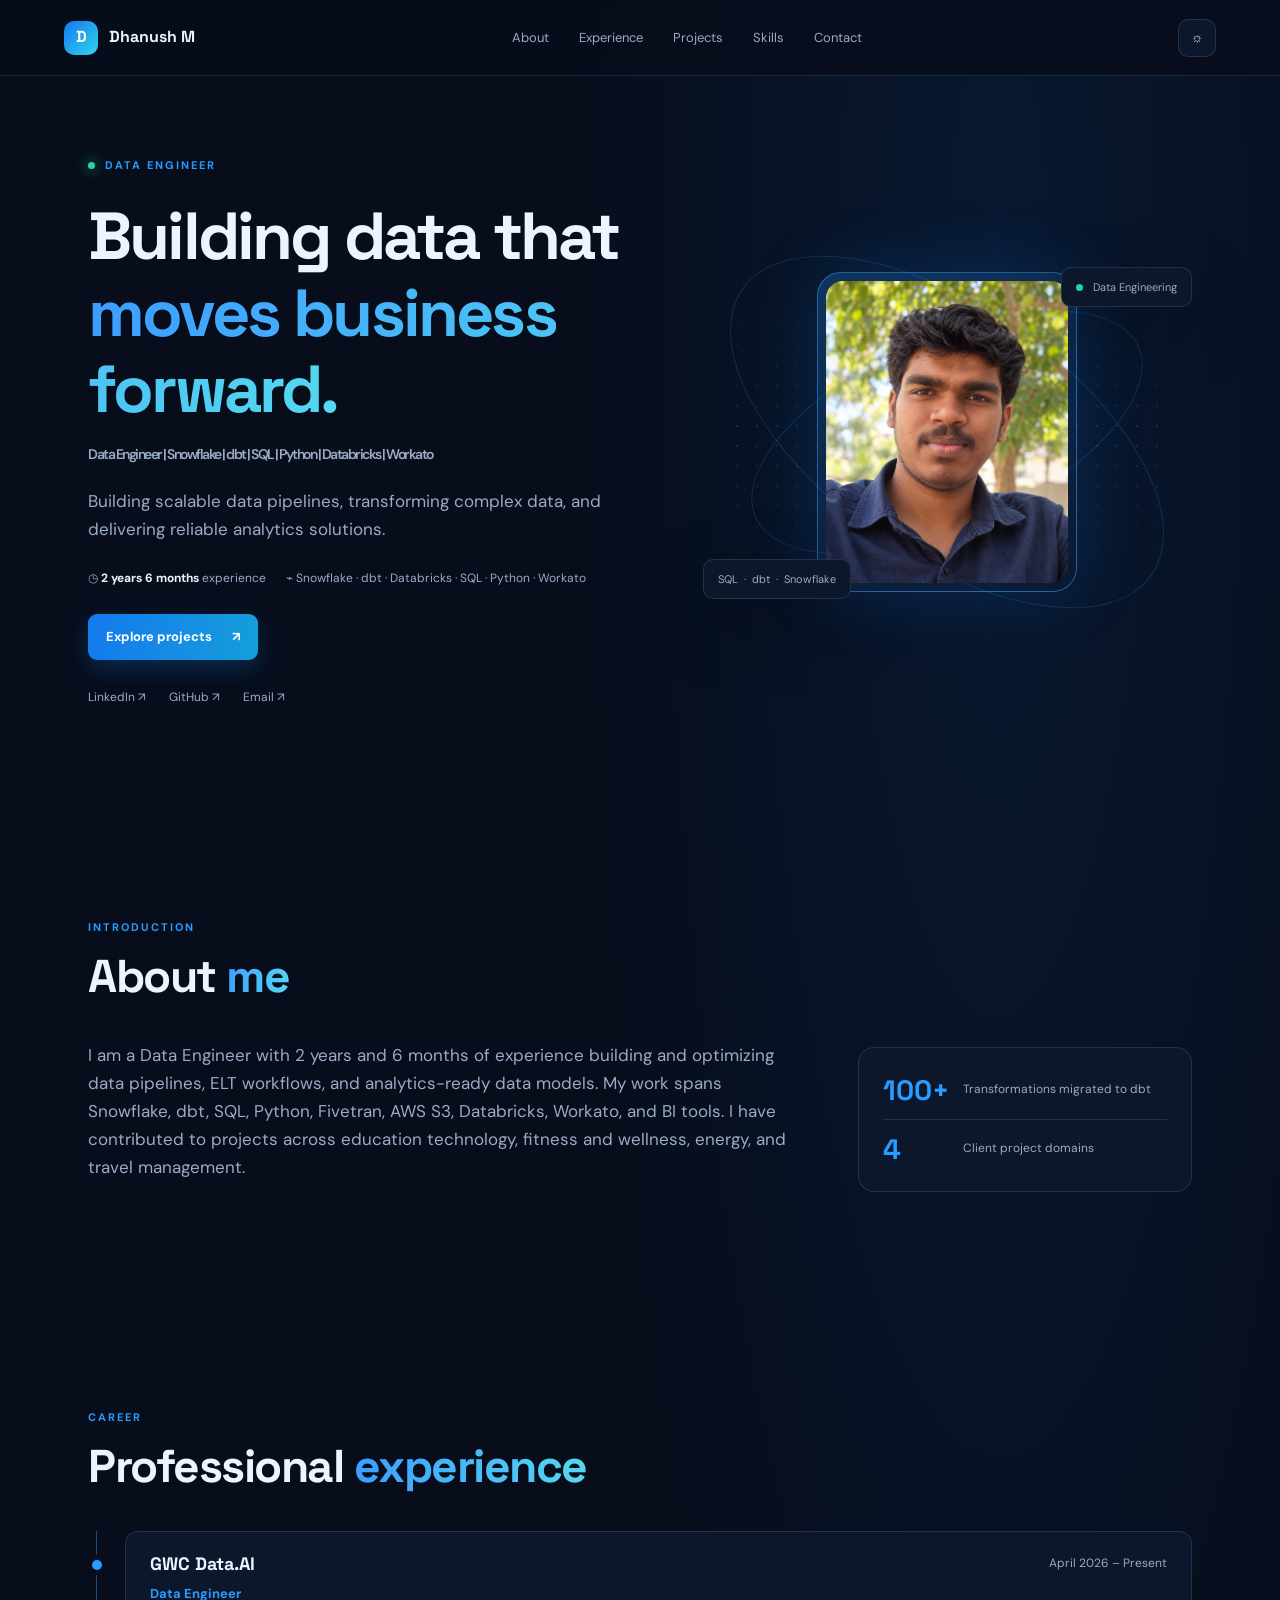
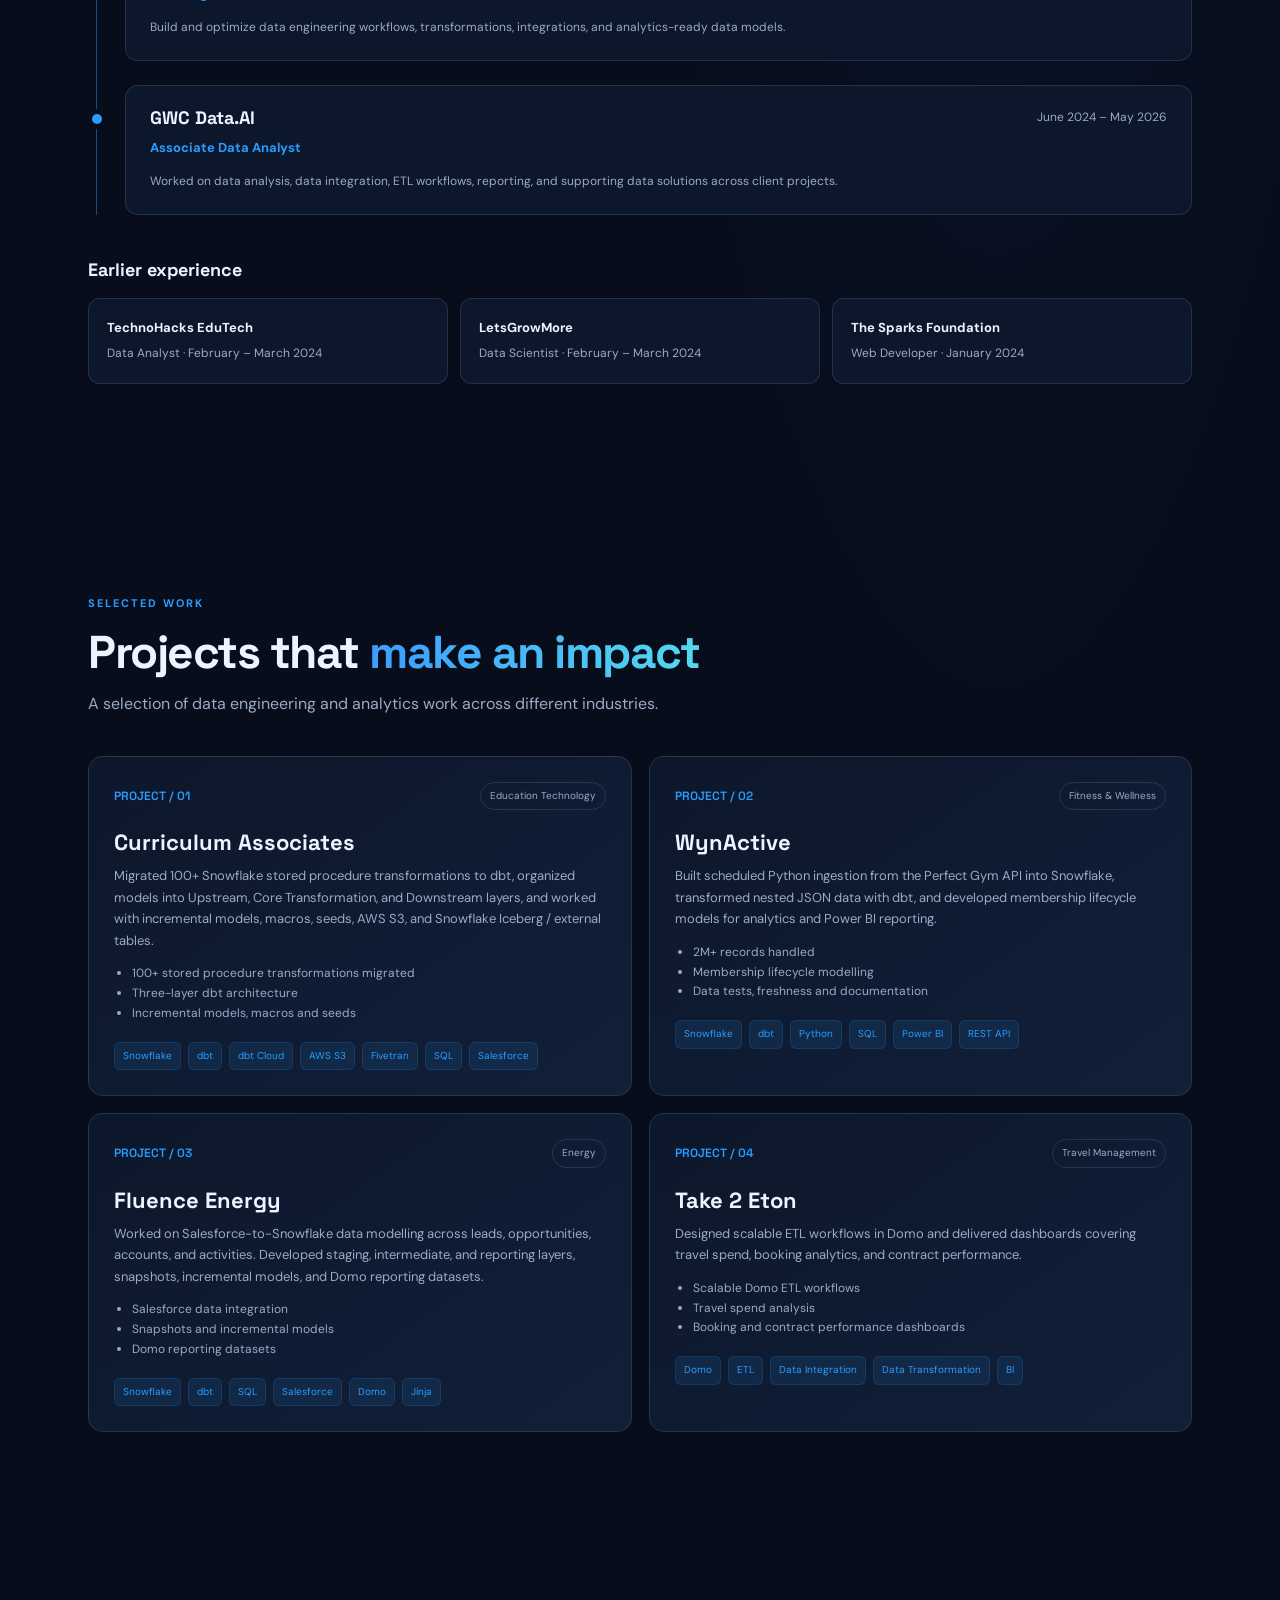
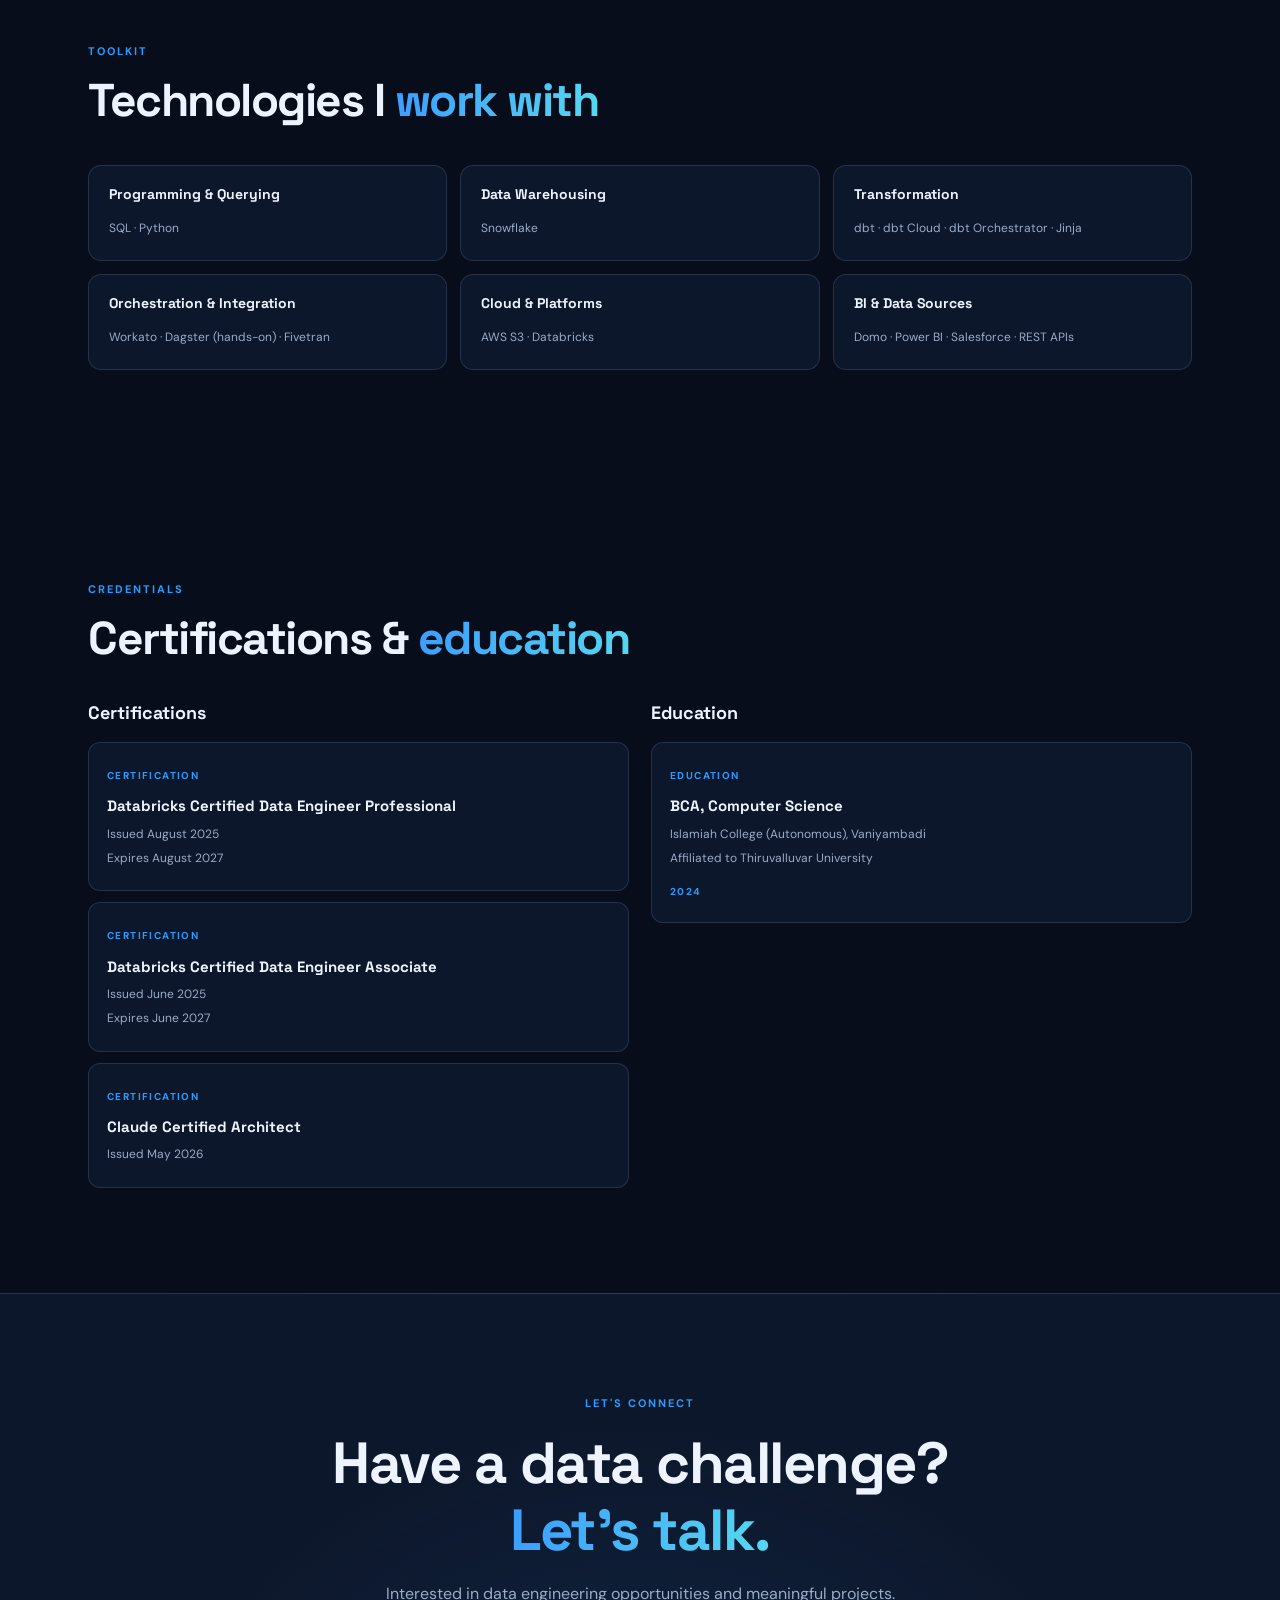
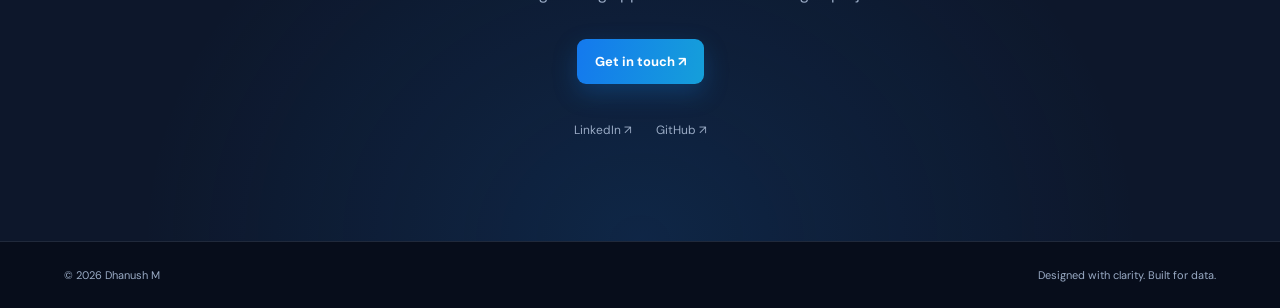
<file: index.html>
<!doctype html>
<html lang="en">
<head>
  <meta charset="utf-8"><meta name="viewport" content="width=device-width, initial-scale=1">
  <meta name="description" content="Dhanush M | Data Engineer portfolio">
  <title>Dhanush M | Data Engineer</title><link rel="stylesheet" href="styles.css">
</head>
<body>
<header class="site-header"><a class="brand" href="#home"><span class="brand-mark">D</span><span id="brandName">Dhanush M</span></a>
<nav id="nav"><a href="#about">About</a><a href="#experience">Experience</a><a href="#projects">Projects</a><a href="#skills">Skills</a><a href="#contact">Contact</a></nav>
<div class="header-actions"><button id="themeToggle" class="icon-btn" aria-label="Toggle theme">☼</button><button id="menuToggle" class="icon-btn mobile-only" aria-label="Open menu">☰</button></div></header>
<main>
<section class="hero section" id="home"><div class="hero-copy"><div class="eyebrow"><span class="pulse"></span><span id="role">DATA ENGINEER</span></div>
<h1>Building data that<br><span class="gradient">moves business forward.</span></h1>
<h2 id="headline"></h2><p id="tagline" class="lead"></p>
<div class="hero-meta"><span>◷ <b id="experience"></b> experience</span><span>⌁ Snowflake · dbt · Databricks · SQL · Python · Workato</span></div>
<div class="button-row"><a class="btn primary" href="#projects">Explore projects <span>↗</span></a><a id="resumeBtn" class="btn secondary" href="#" download hidden>Download résumé ↓</a></div>
<div class="social-row"><a id="linkedin" target="_blank" rel="noreferrer">LinkedIn ↗</a><a id="github" target="_blank" rel="noreferrer">GitHub ↗</a><a id="emailLink">Email ↗</a></div></div>
<div class="hero-visual"><div class="orbit orbit-one"></div><div class="orbit orbit-two"></div><div class="photo-frame"><div id="photoPlaceholder" class="photo-placeholder"><span>DM</span><small>PROFILE PHOTO</small></div><img id="profilePhoto" alt="Dhanush M profile photo" hidden></div><div class="floating-chip chip-top"><span class="chip-dot"></span> Data Engineering</div><div class="floating-chip chip-bottom">SQL&nbsp; · &nbsp;dbt&nbsp; · &nbsp;Snowflake</div><div class="visual-grid"></div></div></section>
<section class="section" id="about"><div class="section-heading"><p class="eyebrow"> INTRODUCTION</p><h2>About <span class="gradient">me</span></h2></div><div class="about-grid"><p id="aboutText" class="about-copy"></p><div class="about-stat"><strong>100+</strong><span>Transformations migrated to dbt</span><i></i><strong>4</strong><span>Client project domains</span></div></div></section>
<section class="section" id="experience"><div class="section-heading"><p class="eyebrow"> CAREER</p><h2>Professional <span class="gradient">experience</span></h2></div><div id="experienceList" class="timeline"></div><div class="early"><h3>Earlier experience</h3><div id="earlyList" class="early-grid"></div></div></section>
<section class="section" id="projects"><div class="section-heading"><p class="eyebrow"> SELECTED WORK</p><h2>Projects that <span class="gradient">make an impact</span></h2><p class="section-intro">A selection of data engineering and analytics work across different industries.</p></div><div id="projectGrid" class="project-grid"></div></section>
<section class="section" id="skills"><div class="section-heading"><p class="eyebrow"> TOOLKIT</p><h2>Technologies I <span class="gradient">work with</span></h2></div><div id="skillGrid" class="skill-grid"></div></section>
<section class="section" id="credentials"><div class="section-heading"><p class="eyebrow"> CREDENTIALS</p><h2>Certifications & <span class="gradient">education</span></h2></div><div class="credentials-grid"><div><h3>Certifications</h3><div id="certList" class="credential-list"></div></div><div><h3>Education</h3><article class="credential-card"><span class="card-kicker">EDUCATION</span><h4 id="degree"></h4><p id="institution"></p><p id="affiliation" class="muted"></p><span id="gradYear" class="year"></span></article></div></div></section>
<section class="contact section" id="contact"><p class="eyebrow"> LET'S CONNECT</p><h2>Have a data challenge?<br><span class="gradient">Let's talk.</span></h2><p>Interested in data engineering opportunities and meaningful projects.</p><a id="contactEmail" class="btn primary" href="#">Get in touch ↗</a><div class="contact-links"><a id="contactLinkedin" target="_blank" rel="noreferrer">LinkedIn ↗</a><a id="contactGithub" target="_blank" rel="noreferrer">GitHub ↗</a></div></section>
</main><footer><span id="footerName"></span><span>Designed with clarity. Built for data.</span></footer>
<script src="app.js"></script></body></html>
</file>
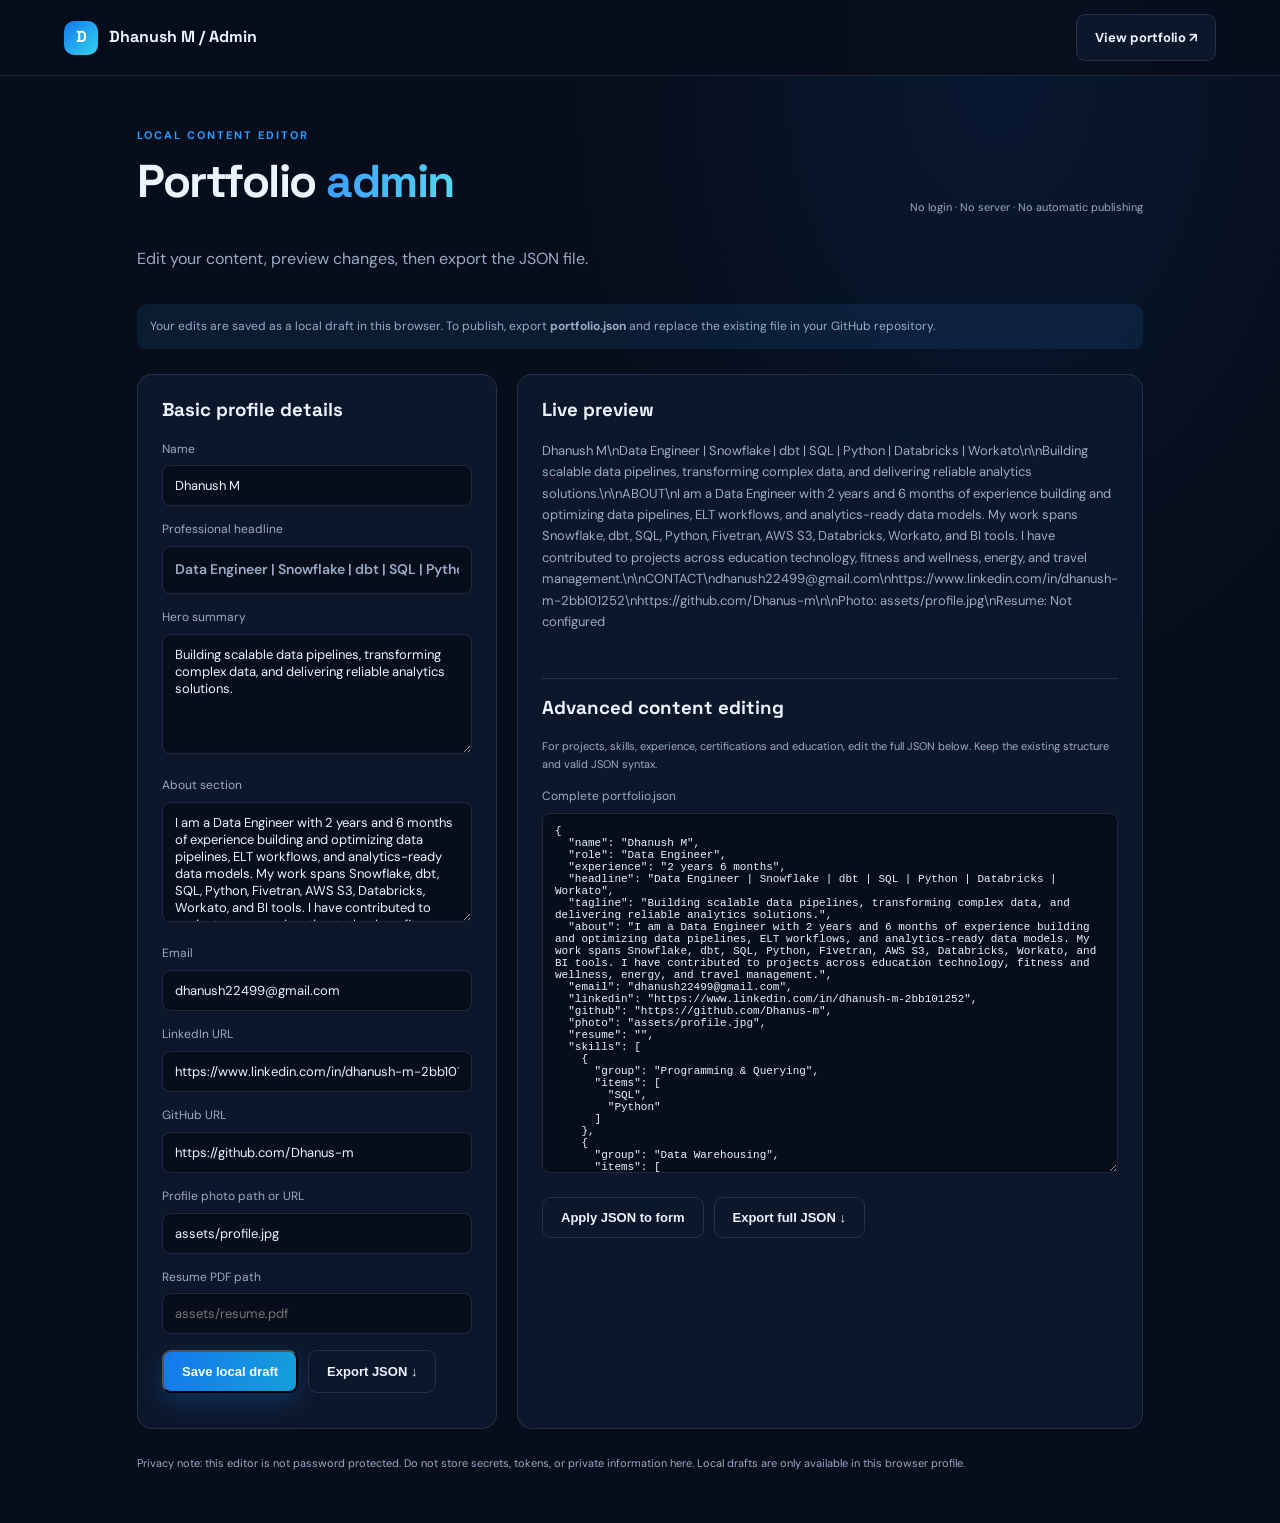
<file: admin.html>
<!doctype html><html lang="en"><head><meta charset="utf-8"><meta name="viewport" content="width=device-width,initial-scale=1"><title>Portfolio Admin Editor</title><link rel="stylesheet" href="styles.css"><style>
.admin-wrap{max-width:1050px;margin:50px auto;padding:0 22px}.admin-top{display:flex;justify-content:space-between;gap:20px;align-items:center;flex-wrap:wrap}.admin-grid{display:grid;grid-template-columns:1fr 1fr;gap:20px;margin-top:25px}.panel{padding:24px;border:1px solid var(--line);border-radius:15px;background:var(--surface)}label{display:block;font-size:12px;color:var(--muted);margin:14px 0 6px}input,textarea{width:100%;padding:11px 12px;border-radius:8px;border:1px solid var(--line);background:var(--bg);color:var(--text);font:13px 'DM Sans'}textarea{min-height:120px;resize:vertical}.preview{white-space:pre-wrap;color:var(--muted);font-size:13px;min-height:220px}.admin-actions{display:flex;gap:10px;flex-wrap:wrap;margin-top:16px}.notice{padding:13px;border-radius:9px;background:rgba(41,156,255,.1);color:var(--muted);font-size:12px;margin:15px 0}.small{font-size:11px;color:var(--muted)}@media(max-width:750px){.admin-grid{grid-template-columns:1fr}}
</style></head><body><header class="site-header"><a class="brand" href="index.html"><span class="brand-mark">D</span>Dhanush M / Admin</a><a class="btn secondary" href="index.html">View portfolio ↗</a></header>
<main class="admin-wrap"><div class="admin-top"><div><p class="eyebrow">LOCAL CONTENT EDITOR</p><h2>Portfolio <span class="gradient">admin</span></h2><p class="muted">Edit your content, preview changes, then export the JSON file.</p></div><span class="small">No login · No server · No automatic publishing</span></div>
<div class="notice">Your edits are saved as a local draft in this browser. To publish, export <b>portfolio.json</b> and replace the existing file in your GitHub repository.</div>
<div class="admin-grid"><section class="panel"><h3>Basic profile details</h3>
<label for="name">Name</label><input id="name">
<label for="headline">Professional headline</label><input id="headline">
<label for="tagline">Hero summary</label><textarea id="tagline"></textarea>
<label for="about">About section</label><textarea id="about"></textarea>
<label for="email">Email</label><input id="email" type="email">
<label for="linkedin">LinkedIn URL</label><input id="linkedin">
<label for="github">GitHub URL</label><input id="github">
<label for="photo">Profile photo path or URL</label><input id="photo" placeholder="assets/profile.jpg">
<label for="resume">Resume PDF path</label><input id="resume" placeholder="assets/resume.pdf">
<div class="admin-actions"><button class="btn primary" id="save">Save local draft</button><button class="btn secondary" id="export">Export JSON ↓</button></div>
<p id="status" class="small" aria-live="polite"></p></section>
<section class="panel"><h3>Live preview</h3><div class="preview" id="preview"></div><hr style="border:0;border-top:1px solid var(--line);margin:18px 0"><h3>Advanced content editing</h3><p class="small">For projects, skills, experience, certifications and education, edit the full JSON below. Keep the existing structure and valid JSON syntax.</p><label for="advanced">Complete portfolio.json</label><textarea id="advanced" style="min-height:360px;font-family:monospace;font-size:11px"></textarea><div class="admin-actions"><button class="btn secondary" id="apply">Apply JSON to form</button><button class="btn secondary" id="downloadFull">Export full JSON ↓</button></div></section></div>
<p class="small" style="margin:25px 0">Privacy note: this editor is not password protected. Do not store secrets, tokens, or private information here. Local drafts are only available in this browser profile.</p></main>
<script>
let data;const ids=['name','headline','tagline','about','email','linkedin','github','photo','resume'];const $=id=>document.getElementById(id);
function syncForm(){ids.forEach(k=>$(k).value=data[k]||'');$('advanced').value=JSON.stringify(data,null,2);preview()}
function preview(){const v=Object.fromEntries(ids.map(k=>[k,$(k).value]));$('preview').textContent=`${v.name}\\n${v.headline}\\n\\n${v.tagline}\\n\\nABOUT\\n${v.about}\\n\\nCONTACT\\n${v.email}\\n${v.linkedin}\\n${v.github}\\n\\nPhoto: ${v.photo||'Placeholder'}\\nResume: ${v.resume||'Not configured'}`;}
function fromForm(){ids.forEach(k=>data[k]=$(k).value)}
function saveLocal(){fromForm();localStorage.setItem('portfolio-admin-draft',JSON.stringify(data));$('advanced').value=JSON.stringify(data,null,2);$('status').textContent='Draft saved in this browser.';preview()}
function exportData(){fromForm();const blob=new Blob([JSON.stringify(data,null,2)],{type:'application/json'});const a=document.createElement('a');a.href=URL.createObjectURL(blob);a.download='portfolio.json';a.click();URL.revokeObjectURL(a.href);$('status').textContent='JSON export created. Replace portfolio.json in your GitHub repository.'}
fetch('portfolio.json').then(r=>r.json()).then(d=>{data=d;const draft=localStorage.getItem('portfolio-admin-draft');if(draft){try{data=JSON.parse(draft)}catch(e){}}syncForm()}).catch(()=>{$('status').textContent='Could not load portfolio.json. Open this site through a local server or GitHub Pages.'});
ids.forEach(k=>$(k).addEventListener('input',preview));$('save').onclick=saveLocal;$('export').onclick=exportData;$('downloadFull').onclick=()=>{try{data=JSON.parse($('advanced').value);exportData()}catch(e){$('status').textContent='Invalid JSON. Please correct it before exporting.'}};
$('apply').onclick=()=>{try{data=JSON.parse($('advanced').value);syncForm();$('status').textContent='JSON applied to the form.'}catch(e){$('status').textContent='Invalid JSON. Please check the syntax.'}};
</script></body></html>
</file>
<file: styles.css>
@import url('https://fonts.googleapis.com/css2?family=DM+Sans:wght@400;500;600;700&family=Space+Grotesk:wght@400;500;600;700&display=swap');
:root{--bg:#070d1b;--surface:#0d172b;--surface2:#111f38;--text:#edf4ff;--muted:#9aabc5;--line:rgba(159,184,224,.16);--blue:#299cff;--cyan:#31d6ef;--shadow:0 24px 70px rgba(0,0,0,.28)}
[data-theme="light"]{--bg:#f5f8fd;--surface:#fff;--surface2:#edf3fc;--text:#111d33;--muted:#5d6d86;--line:rgba(35,62,105,.14);--shadow:0 18px 50px rgba(31,63,111,.1)}
*{box-sizing:border-box}html{scroll-behavior:smooth;scroll-padding-top:90px}body{margin:0;background:radial-gradient(ellipse at 78% 5%,rgba(17,91,177,.15),transparent 30%),var(--bg);color:var(--text);font-family:'DM Sans',sans-serif;line-height:1.65;transition:background .25s,color .25s}a{color:inherit;text-decoration:none}.site-header{height:76px;position:sticky;top:0;z-index:20;display:flex;align-items:center;justify-content:space-between;padding:0 max(5vw,24px);background:color-mix(in srgb,var(--bg) 86%,transparent);backdrop-filter:blur(18px);border-bottom:1px solid var(--line)}.brand{display:flex;align-items:center;gap:11px;font-family:'Space Grotesk';font-weight:700}.brand-mark{display:grid;place-items:center;width:34px;height:34px;border-radius:10px;background:linear-gradient(135deg,#1478ed,#31d6ef);color:white}.site-header nav{display:flex;gap:30px;color:var(--muted);font-size:13px}.site-header nav a:hover,.social-row a:hover,footer a:hover{color:var(--blue)}.header-actions{display:flex;gap:8px}.icon-btn{border:1px solid var(--line);background:var(--surface);color:var(--text);border-radius:10px;width:38px;height:38px;cursor:pointer}.mobile-only{display:none}.section{max-width:1160px;margin:auto;padding:105px 28px}.hero{min-height:650px;display:grid;grid-template-columns:1.08fr .92fr;align-items:center;gap:40px;padding-top:80px}.eyebrow{font-size:11px;letter-spacing:2px;font-weight:700;color:var(--blue);text-transform:uppercase;display:flex;align-items:center;gap:10px}.pulse{width:7px;height:7px;border-radius:50%;background:#27d6a2;box-shadow:0 0 14px #27d6a2}h1,h2,h3,h4,p{margin-top:0}h1,h2,h3,h4{font-family:'Space Grotesk',sans-serif;line-height:1.15}h1{font-size:clamp(42px,5.2vw,68px);letter-spacing:-2.8px;margin:24px 0 15px}h2{font-size:clamp(32px,4vw,46px);letter-spacing:-1.5px}.gradient{background:linear-gradient(100deg,#3c9cff,#55d9ef);-webkit-background-clip:text;background-clip:text;color:transparent}#headline{font:600 14px 'DM Sans';color:var(--muted);line-height:1.7;max-width:570px}.lead{font-size:17px;color:var(--muted);max-width:520px;margin:20px 0}.hero-meta{display:flex;flex-wrap:wrap;gap:20px;color:var(--muted);font-size:12px;margin:26px 0}.hero-meta b{color:var(--text)}.button-row{display:flex;gap:12px;flex-wrap:wrap}.btn{display:inline-flex;align-items:center;gap:20px;padding:12px 18px;border-radius:9px;font-size:13px;font-weight:700;transition:.2s}.btn:hover{transform:translateY(-2px)}.primary{background:linear-gradient(100deg,#1479ee,#159fda);color:white;box-shadow:0 9px 25px rgba(21,132,235,.25)}.secondary{border:1px solid var(--line);background:var(--surface);color:var(--text)}.social-row{display:flex;gap:23px;margin-top:28px;color:var(--muted);font-size:12px}.hero-visual{height:440px;position:relative;display:grid;place-items:center}.photo-frame{width:260px;height:320px;position:relative;z-index:2;padding:8px;border:1px solid rgba(58,160,255,.5);border-radius:24px;background:linear-gradient(145deg,rgba(39,150,255,.25),rgba(21,39,70,.2));box-shadow:0 0 70px rgba(20,129,242,.18)}.photo-placeholder{height:100%;border-radius:17px;background:linear-gradient(145deg,#1a3153,#0b1529);display:flex;flex-direction:column;justify-content:center;align-items:center;gap:12px;color:#8dbef5}.photo-placeholder span{font:700 76px 'Space Grotesk';letter-spacing:-6px}.photo-placeholder small{font-size:9px;letter-spacing:2px}.photo-frame img{width:100%;height:100%;object-fit:cover;border-radius:17px}.orbit{position:absolute;border:1px solid rgba(45,157,255,.2);border-radius:50%;transform:rotate(-24deg)}.orbit-one{width:420px;height:190px}.orbit-two{width:500px;height:250px;transform:rotate(35deg)}.floating-chip{position:absolute;z-index:3;padding:10px 14px;border:1px solid var(--line);border-radius:10px;background:var(--surface);box-shadow:var(--shadow);font-size:11px;color:var(--muted)}.chip-top{top:55px;right:0}.chip-bottom{bottom:53px;left:0}.chip-dot{display:inline-block;width:7px;height:7px;border-radius:50%;background:#22d6a0;margin-right:7px}.visual-grid{position:absolute;width:90%;height:80%;background-image:radial-gradient(rgba(52,154,255,.5) 1px,transparent 1px);background-size:20px 20px;mask-image:linear-gradient(transparent,black,transparent);opacity:.35}.section-heading{margin-bottom:38px}.section-heading .eyebrow{margin-bottom:14px}.section-heading h2{margin-bottom:12px}.section-intro,.muted{color:var(--muted)}.about-grid{display:grid;grid-template-columns:1.5fr .7fr;gap:55px;align-items:center}.about-copy{font-size:17px;color:var(--muted);max-width:720px}.about-stat{display:grid;grid-template-columns:auto 1fr;align-items:center;gap:3px 14px;padding:24px;border:1px solid var(--line);border-radius:16px;background:var(--surface)}.about-stat strong{font:700 28px 'Space Grotesk';color:var(--blue)}.about-stat span{font-size:12px;color:var(--muted)}.about-stat i{grid-column:1/-1;height:1px;background:var(--line);margin:8px 0}.timeline{border-left:1px solid rgba(41,156,255,.45);margin-left:8px;padding-left:28px;display:grid;gap:24px}.timeline-item{position:relative;padding:22px 24px;background:var(--surface);border:1px solid var(--line);border-radius:13px}.timeline-item:before{content:'';position:absolute;width:10px;height:10px;border-radius:50%;background:var(--blue);left:-34px;top:28px;box-shadow:0 0 0 5px var(--bg)}.timeline-top{display:flex;justify-content:space-between;gap:16px;flex-wrap:wrap}.timeline-item h3{font-size:18px;margin:0 0 5px}.timeline-item .role{color:var(--blue);font-size:13px;font-weight:700}.timeline-item time,.timeline-item p{font-size:12px;color:var(--muted)}.timeline-item p{margin:12px 0 0}.early{margin-top:45px}.early h3,.credentials-grid h3{font-size:18px}.early-grid{display:grid;grid-template-columns:repeat(3,1fr);gap:12px}.early-card,.credential-card{padding:18px;border:1px solid var(--line);background:var(--surface);border-radius:12px}.early-card strong{display:block;font-size:13px}.early-card span{font-size:12px;color:var(--muted)}.project-grid{display:grid;grid-template-columns:repeat(2,1fr);gap:17px}.project-card{padding:25px;border:1px solid var(--line);border-radius:15px;background:linear-gradient(145deg,var(--surface),var(--surface2));transition:.25s}.project-card:hover{transform:translateY(-4px);border-color:rgba(41,156,255,.5);box-shadow:var(--shadow)}.project-top{display:flex;justify-content:space-between;align-items:center}.project-number{font:600 12px 'Space Grotesk';color:var(--blue)}.project-domain{font-size:10px;color:var(--muted);padding:5px 9px;border:1px solid var(--line);border-radius:20px}.project-card h3{font-size:22px;margin:20px 0 10px}.project-card p{font-size:13px;color:var(--muted)}.highlights{padding-left:18px;color:var(--muted);font-size:12px}.tags{display:flex;flex-wrap:wrap;gap:7px;margin-top:18px}.tags span{padding:5px 8px;background:rgba(41,156,255,.1);border:1px solid rgba(41,156,255,.16);border-radius:6px;font-size:10px;color:var(--blue)}.skill-grid{display:grid;grid-template-columns:repeat(3,1fr);gap:13px}.skill-card{padding:20px;border:1px solid var(--line);border-radius:13px;background:var(--surface)}.skill-card h3{font-size:14px;margin-bottom:14px}.skill-card p{font-size:12px;color:var(--muted);margin:0;line-height:2}.credentials-grid{display:grid;grid-template-columns:1fr 1fr;gap:22px}.credential-list{display:grid;gap:11px}.credential-card h4{font-size:15px;margin:10px 0}.credential-card p{font-size:12px;color:var(--muted);margin:4px 0}.card-kicker,.year{font-size:10px;letter-spacing:1.4px;color:var(--blue);font-weight:700}.year{display:inline-block;margin-top:12px}.contact{max-width:none;text-align:center;border-top:1px solid var(--line);background:radial-gradient(ellipse at 50% 100%,rgba(25,117,210,.16),transparent 55%),var(--surface);padding:100px 24px}.contact .eyebrow{justify-content:center}.contact h2{font-size:clamp(38px,5vw,58px);margin:18px 0}.contact>p:not(.eyebrow){color:var(--muted)}.contact .btn{margin:15px auto}.contact-links{display:flex;justify-content:center;gap:24px;font-size:12px;color:var(--muted);margin-top:22px}footer{padding:24px max(5vw,24px);display:flex;justify-content:space-between;gap:15px;flex-wrap:wrap;color:var(--muted);font-size:11px;border-top:1px solid var(--line)}footer a{color:var(--blue)}[hidden]{display:none!important}
@media(max-width:800px){.site-header nav{display:none;position:absolute;top:75px;left:0;right:0;padding:20px 26px;background:var(--surface);border-bottom:1px solid var(--line);flex-direction:column;gap:15px}.site-header nav.open{display:flex}.mobile-only{display:inline-block}.hero{grid-template-columns:1fr;padding-top:60px;gap:10px}.hero-visual{height:390px}.about-grid,.credentials-grid{grid-template-columns:1fr}.skill-grid{grid-template-columns:repeat(2,1fr)}.early-grid{grid-template-columns:1fr}.section{padding:75px 24px}}
@media(max-width:560px){.hero{padding-left:20px;padding-right:20px}h1{font-size:43px}.hero-visual{height:340px}.photo-frame{width:215px;height:270px}.orbit-one{width:300px}.orbit-two{width:350px}.chip-top{right:-3px;top:35px}.chip-bottom{left:-3px;bottom:35px}.project-grid,.skill-grid{grid-template-columns:1fr}.timeline-top{display:block}.timeline-item time{display:block;margin-top:5px}.social-row{gap:15px}.section{padding:68px 20px}}
</file>
